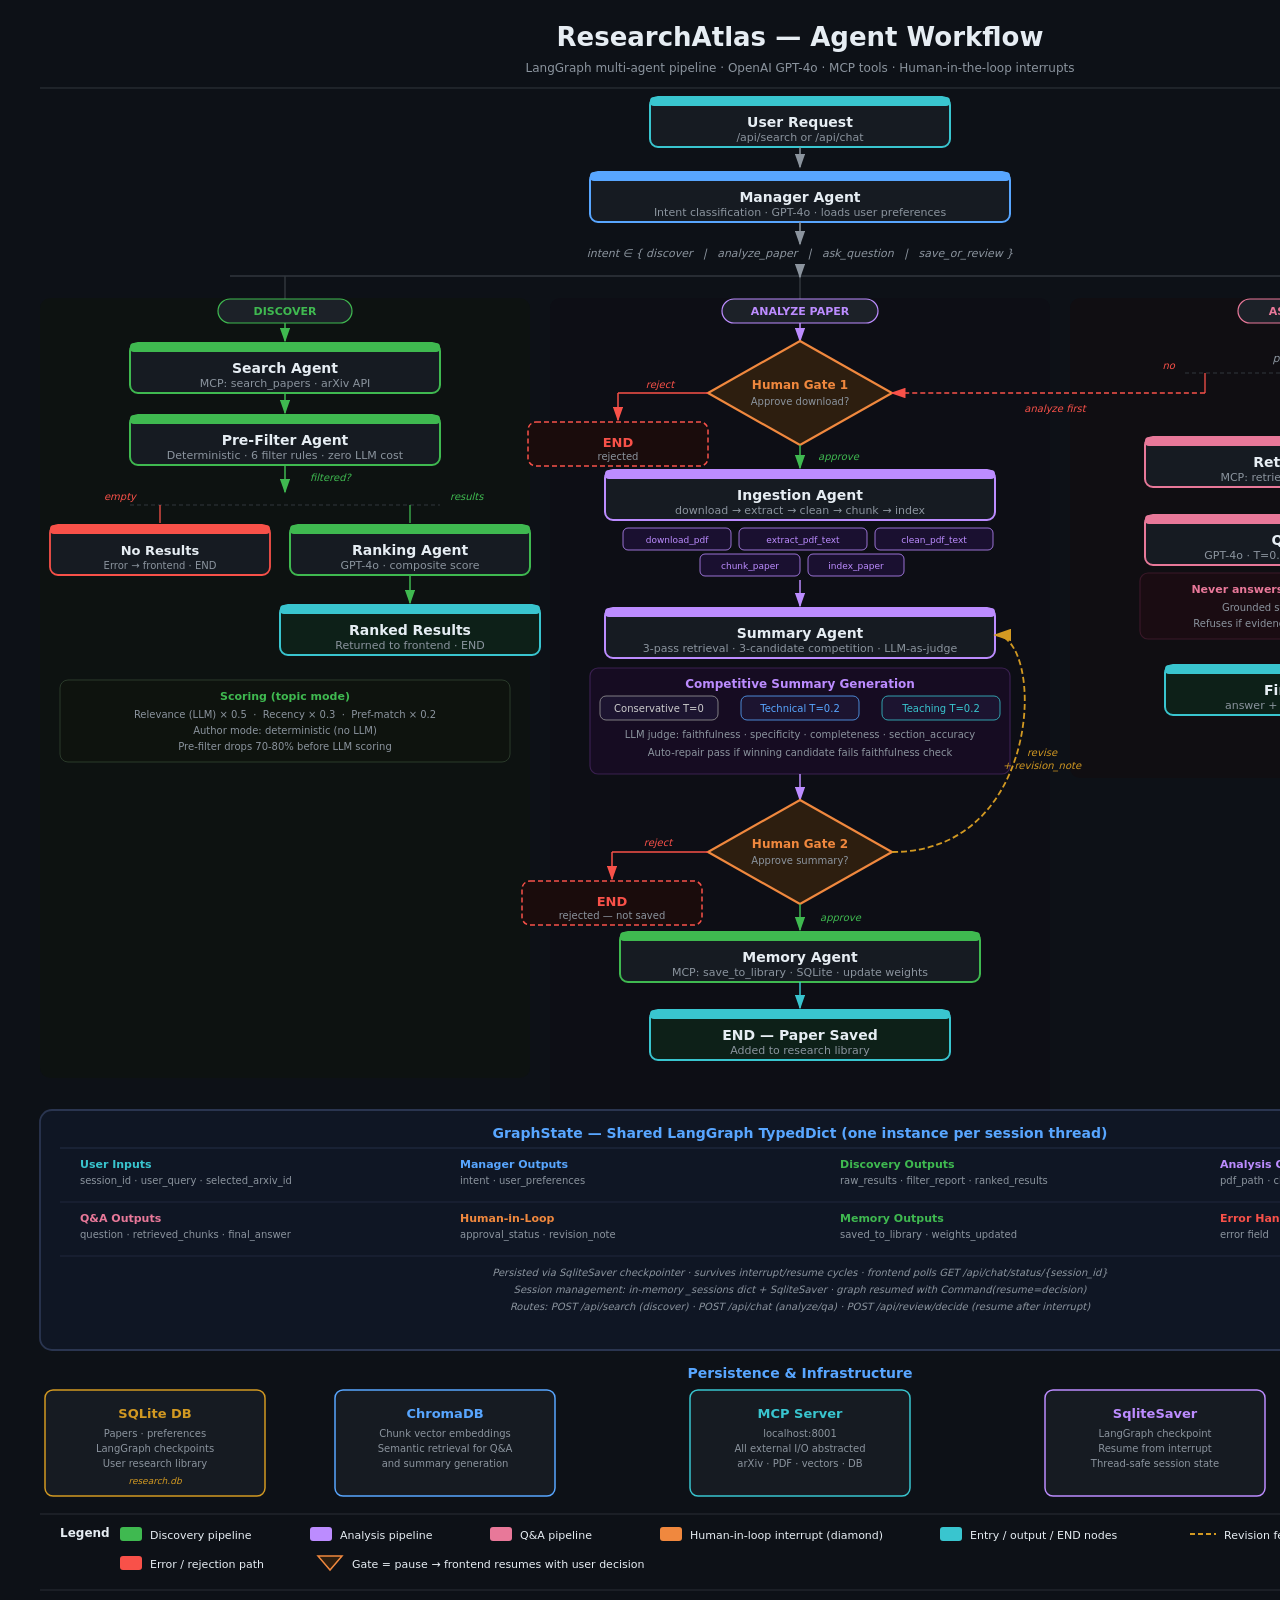
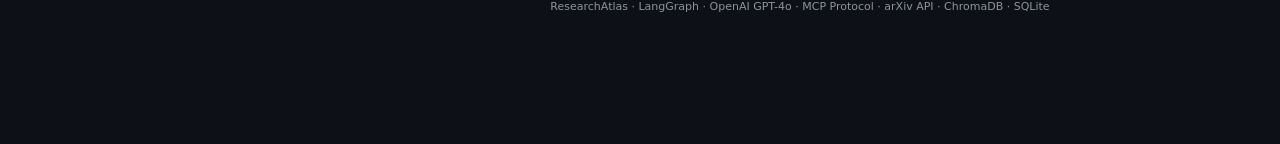
<file: researchatlas_agent_workflow.html>
<!DOCTYPE html>
<html><head><meta charset="UTF-8"><title>ResearchAtlas Agent Workflow</title>
<style>body{margin:0;padding:0;background:#0d1117;}svg text{font-family:-apple-system,BlinkMacSystemFont,"Segoe UI",system-ui,sans-serif;}</style>
</head><body>
<svg width="1600" height="1740" viewBox="0 0 1600 1740" xmlns="http://www.w3.org/2000/svg">
<defs>
  <marker id="mGray"   markerWidth="10" markerHeight="7" refX="9" refY="3.5" orient="auto"><polygon points="0 0,10 3.5,0 7" fill="#8b949e"/></marker>
  <marker id="mGreen"  markerWidth="10" markerHeight="7" refX="9" refY="3.5" orient="auto"><polygon points="0 0,10 3.5,0 7" fill="#3fb950"/></marker>
  <marker id="mPurple" markerWidth="10" markerHeight="7" refX="9" refY="3.5" orient="auto"><polygon points="0 0,10 3.5,0 7" fill="#bc8cff"/></marker>
  <marker id="mPink"   markerWidth="10" markerHeight="7" refX="9" refY="3.5" orient="auto"><polygon points="0 0,10 3.5,0 7" fill="#e87899"/></marker>
  <marker id="mTeal"   markerWidth="10" markerHeight="7" refX="9" refY="3.5" orient="auto"><polygon points="0 0,10 3.5,0 7" fill="#39c5cf"/></marker>
  <marker id="mRed"    markerWidth="10" markerHeight="7" refX="9" refY="3.5" orient="auto"><polygon points="0 0,10 3.5,0 7" fill="#f85149"/></marker>
  <marker id="mYellow" markerWidth="10" markerHeight="7" refX="9" refY="3.5" orient="auto"><polygon points="0 0,10 3.5,0 7" fill="#d29922"/></marker>
</defs>

<!-- BG -->
<rect width="1600" height="1740" fill="#0d1117"/>

<!-- LANE BACKGROUNDS -->
<rect x="40"   y="298" width="490" height="780" rx="10" fill="#0e130e" opacity="0.6"/>
<rect x="550"  y="298" width="500" height="820" rx="10" fill="#0e0c15" opacity="0.6"/>
<rect x="1070" y="298" width="490" height="480" rx="10" fill="#130c10" opacity="0.6"/>

<!-- TITLE -->
<text x="800" y="46" text-anchor="middle" font-size="26" font-weight="700" fill="#e6edf3">ResearchAtlas &#8212; Agent Workflow</text>
<text x="800" y="72" text-anchor="middle" font-size="12" fill="#8b949e">LangGraph multi-agent pipeline &#183; OpenAI GPT-4o &#183; MCP tools &#183; Human-in-the-loop interrupts</text>
<line x1="40" y1="88" x2="1560" y2="88" stroke="#30363d" stroke-width="1"/>

<!-- USER REQUEST box: cx=800 cy=122 w=300 h=50 -->
<rect x="650" y="97"  width="300" height="50" rx="8" fill="#161b22" stroke="#39c5cf" stroke-width="2"/>
<rect x="650" y="97"  width="300" height="9"  rx="4" fill="#39c5cf"/>
<text x="800" y="127" text-anchor="middle" font-size="14" font-weight="700" fill="#e6edf3">User Request</text>
<text x="800" y="141" text-anchor="middle" font-size="11" fill="#8b949e">/api/search  or  /api/chat</text>
<line x1="800" y1="147" x2="800" y2="167" stroke="#8b949e" stroke-width="1.5" marker-end="url(#mGray)"/>

<!-- MANAGER AGENT box: cx=800 cy=197 w=420 h=50 -->
<rect x="590" y="172" width="420" height="50" rx="8" fill="#161b22" stroke="#58a6ff" stroke-width="2"/>
<rect x="590" y="172" width="420" height="9"  rx="4" fill="#58a6ff"/>
<text x="800" y="202" text-anchor="middle" font-size="14" font-weight="700" fill="#e6edf3">Manager Agent</text>
<text x="800" y="216" text-anchor="middle" font-size="11" fill="#8b949e">Intent classification &#183; GPT-4o &#183; loads user preferences</text>
<line x1="800" y1="222" x2="800" y2="244" stroke="#8b949e" stroke-width="1.5" marker-end="url(#mGray)"/>

<!-- INTENT LABEL -->
<text x="800" y="257" text-anchor="middle" font-size="11" fill="#8b949e" font-style="italic">intent &#8712; { discover &#160; | &#160; analyze_paper &#160; | &#160; ask_question &#160; | &#160; save_or_review }</text>

<!-- SPLIT LINE -->
<line x1="230" y1="276" x2="1420" y2="276" stroke="#30363d" stroke-width="1.5"/>
<line x1="285" y1="276" x2="285" y2="299" stroke="#30363d" stroke-width="1.5"/>
<line x1="800" y1="276" x2="800" y2="299" stroke="#30363d" stroke-width="1.5"/>
<line x1="1315" y1="276" x2="1315" y2="299" stroke="#30363d" stroke-width="1.5"/>
<line x1="800"  y1="268" x2="800"  y2="277" stroke="#8b949e" stroke-width="1.5" marker-end="url(#mGray)"/>

<!-- ===================== DISCOVER (x=285) ===================== -->
<rect x="218" y="299" width="134" height="24" rx="12" fill="#1c2128" stroke="#3fb950" stroke-width="1.2"/>
<text x="285" y="315" text-anchor="middle" font-size="11" font-weight="700" fill="#3fb950">DISCOVER</text>
<line x1="285" y1="323" x2="285" y2="341" stroke="#3fb950" stroke-width="1.5" marker-end="url(#mGreen)"/>

<!-- Search Agent: cx=285 cy=369 w=310 h=50 -->
<rect x="130" y="343" width="310" height="50" rx="8" fill="#161b22" stroke="#3fb950" stroke-width="2"/>
<rect x="130" y="343" width="310" height="9"  rx="4" fill="#3fb950"/>
<text x="285" y="373" text-anchor="middle" font-size="14" font-weight="700" fill="#e6edf3">Search Agent</text>
<text x="285" y="387" text-anchor="middle" font-size="11" fill="#8b949e">MCP: search_papers &#183; arXiv API</text>
<line x1="285" y1="393" x2="285" y2="413" stroke="#3fb950" stroke-width="1.5" marker-end="url(#mGreen)"/>

<!-- Pre-Filter Agent: cx=285 cy=441 w=310 h=50 -->
<rect x="130" y="415" width="310" height="50" rx="8" fill="#161b22" stroke="#3fb950" stroke-width="2"/>
<rect x="130" y="415" width="310" height="9"  rx="4" fill="#3fb950"/>
<text x="285" y="445" text-anchor="middle" font-size="14" font-weight="700" fill="#e6edf3">Pre-Filter Agent</text>
<text x="285" y="459" text-anchor="middle" font-size="11" fill="#8b949e">Deterministic &#183; 6 filter rules &#183; zero LLM cost</text>
<line x1="285" y1="465" x2="285" y2="492" stroke="#3fb950" stroke-width="1.5" marker-end="url(#mGreen)"/>
<text x="310" y="481" font-size="10" fill="#3fb950" font-style="italic">filtered?</text>

<!-- Conditional split at y=505 -->
<line x1="130" y1="505" x2="440" y2="505" stroke="#30363d" stroke-width="1" stroke-dasharray="4,3"/>
<line x1="160" y1="505" x2="160" y2="523" stroke="#f85149" stroke-width="1.3"/>
<line x1="410" y1="505" x2="410" y2="523" stroke="#3fb950" stroke-width="1.3"/>
<text x="120" y="500" font-size="10" fill="#f85149" font-style="italic" text-anchor="middle">empty</text>
<text x="450" y="500" font-size="10" fill="#3fb950" font-style="italic">results</text>

<!-- No Results: cx=160 cy=551 w=220 h=50 -->
<rect x="50"  y="525" width="220" height="50" rx="8" fill="#161b22" stroke="#f85149" stroke-width="1.8"/>
<rect x="50"  y="525" width="220" height="9"  rx="4" fill="#f85149"/>
<text x="160" y="555" text-anchor="middle" font-size="13" font-weight="700" fill="#e6edf3">No Results</text>
<text x="160" y="569" text-anchor="middle" font-size="10" fill="#8b949e">Error &#8594; frontend &#183; END</text>

<!-- Ranking Agent: cx=410 cy=551 w=240 h=50 -->
<rect x="290" y="525" width="240" height="50" rx="8" fill="#161b22" stroke="#3fb950" stroke-width="2"/>
<rect x="290" y="525" width="240" height="9"  rx="4" fill="#3fb950"/>
<text x="410" y="555" text-anchor="middle" font-size="14" font-weight="700" fill="#e6edf3">Ranking Agent</text>
<text x="410" y="569" text-anchor="middle" font-size="11" fill="#8b949e">GPT-4o &#183; composite score</text>
<line x1="410" y1="575" x2="410" y2="603" stroke="#3fb950" stroke-width="1.5" marker-end="url(#mGreen)"/>

<!-- Ranked Results: cx=410 cy=631 w=260 h=50 -->
<rect x="280" y="605" width="260" height="50" rx="8" fill="#0d2018" stroke="#39c5cf" stroke-width="2"/>
<rect x="280" y="605" width="260" height="9"  rx="4" fill="#39c5cf"/>
<text x="410" y="635" text-anchor="middle" font-size="14" font-weight="700" fill="#e6edf3">Ranked Results</text>
<text x="410" y="649" text-anchor="middle" font-size="11" fill="#8b949e">Returned to frontend &#183; END</text>

<!-- Scoring detail box -->
<rect x="60" y="680" width="450" height="82" rx="8" fill="#0e130e" stroke="#2a3a2a" stroke-width="1"/>
<text x="285" y="700" text-anchor="middle" font-size="11" font-weight="700" fill="#3fb950">Scoring (topic mode)</text>
<text x="285" y="718" text-anchor="middle" font-size="10" fill="#8b949e">Relevance (LLM) &#215; 0.5 &#160;&#183;&#160; Recency &#215; 0.3 &#160;&#183;&#160; Pref-match &#215; 0.2</text>
<text x="285" y="734" text-anchor="middle" font-size="10" fill="#8b949e">Author mode: deterministic (no LLM)</text>
<text x="285" y="750" text-anchor="middle" font-size="10" fill="#8b949e">Pre-filter drops 70-80% before LLM scoring</text>

<!-- ===================== ANALYZE (x=800) ===================== -->
<rect x="722" y="299" width="156" height="24" rx="12" fill="#1c2128" stroke="#bc8cff" stroke-width="1.2"/>
<text x="800" y="315" text-anchor="middle" font-size="11" font-weight="700" fill="#bc8cff">ANALYZE PAPER</text>
<line x1="800" y1="323" x2="800" y2="341" stroke="#bc8cff" stroke-width="1.5" marker-end="url(#mPurple)"/>

<!-- Human Gate 1 DIAMOND: cx=800 cy=393 hw=92 hh=52 -->
<polygon points="800,341 892,393 800,445 708,393" fill="#2d1e0f" stroke="#f0883e" stroke-width="2.2"/>
<text x="800" y="389" text-anchor="middle" font-size="12" font-weight="700" fill="#f0883e">Human Gate 1</text>
<text x="800" y="405" text-anchor="middle" font-size="10" fill="#8b949e">Approve download?</text>

<!-- Gate1 REJECT path: left(708,393) -> END -->
<line x1="708" y1="393" x2="618" y2="393" stroke="#f85149" stroke-width="1.5"/>
<line x1="618" y1="393" x2="618" y2="420" stroke="#f85149" stroke-width="1.5" marker-end="url(#mRed)"/>
<text x="660"  y="388" text-anchor="middle" font-size="10" fill="#f85149" font-style="italic">reject</text>
<rect x="528" y="422" width="180" height="44" rx="8" fill="#1a0c0c" stroke="#f85149" stroke-width="1.5" stroke-dasharray="5,3"/>
<text x="618" y="447" text-anchor="middle" font-size="13" font-weight="700" fill="#f85149">END</text>
<text x="618" y="460" text-anchor="middle" font-size="10" fill="#8b949e">rejected</text>

<!-- Gate1 APPROVE path: bottom(800,445) -> Ingestion -->
<line x1="800" y1="445" x2="800" y2="468" stroke="#3fb950" stroke-width="1.5" marker-end="url(#mGreen)"/>
<text x="818"  y="460" font-size="10" fill="#3fb950" font-style="italic">approve</text>

<!-- Ingestion Agent: cx=800 cy=497 w=390 h=50 -->
<rect x="605" y="470" width="390" height="50" rx="8" fill="#161b22" stroke="#bc8cff" stroke-width="2"/>
<rect x="605" y="470" width="390" height="9"  rx="4" fill="#bc8cff"/>
<text x="800" y="500" text-anchor="middle" font-size="14" font-weight="700" fill="#e6edf3">Ingestion Agent</text>
<text x="800" y="514" text-anchor="middle" font-size="11" fill="#8b949e">download &#8594; extract &#8594; clean &#8594; chunk &#8594; index</text>

<!-- MCP chip row 1 (3 chips) -->
<rect x="623" y="528" width="108" height="22" rx="5" fill="#1a1030" stroke="#bc8cff" stroke-width="0.8"/><text x="677" y="543" text-anchor="middle" font-size="9" fill="#bc8cff">download_pdf</text>
<rect x="739" y="528" width="128" height="22" rx="5" fill="#1a1030" stroke="#bc8cff" stroke-width="0.8"/><text x="803" y="543" text-anchor="middle" font-size="9" fill="#bc8cff">extract_pdf_text</text>
<rect x="875" y="528" width="118" height="22" rx="5" fill="#1a1030" stroke="#bc8cff" stroke-width="0.8"/><text x="934" y="543" text-anchor="middle" font-size="9" fill="#bc8cff">clean_pdf_text</text>
<!-- MCP chip row 2 (2 chips) -->
<rect x="700" y="554" width="100" height="22" rx="5" fill="#1a1030" stroke="#bc8cff" stroke-width="0.8"/><text x="750" y="569" text-anchor="middle" font-size="9" fill="#bc8cff">chunk_paper</text>
<rect x="808" y="554" width="96"  height="22" rx="5" fill="#1a1030" stroke="#bc8cff" stroke-width="0.8"/><text x="856" y="569" text-anchor="middle" font-size="9" fill="#bc8cff">index_paper</text>
<line x1="800" y1="580" x2="800" y2="606" stroke="#bc8cff" stroke-width="1.5" marker-end="url(#mPurple)"/>

<!-- Summary Agent: cx=800 cy=635 w=390 h=50 -->
<rect x="605" y="608" width="390" height="50" rx="8" fill="#161b22" stroke="#bc8cff" stroke-width="2"/>
<rect x="605" y="608" width="390" height="9"  rx="4" fill="#bc8cff"/>
<text x="800" y="638" text-anchor="middle" font-size="14" font-weight="700" fill="#e6edf3">Summary Agent</text>
<text x="800" y="652" text-anchor="middle" font-size="11" fill="#8b949e">3-pass retrieval &#183; 3-candidate competition &#183; LLM-as-judge</text>

<!-- Competition detail box -->
<rect x="590" y="668" width="420" height="106" rx="8" fill="#160c22" stroke="#3a2050" stroke-width="1.2"/>
<text x="800" y="688" text-anchor="middle" font-size="12" font-weight="700" fill="#bc8cff">Competitive Summary Generation</text>
<rect x="600" y="696" width="118" height="24" rx="6" fill="#1c1430" stroke="#9a9a9a" stroke-width="0.8"/><text x="659" y="712" text-anchor="middle" font-size="10" fill="#cccccc">Conservative T=0</text>
<rect x="741" y="696" width="118" height="24" rx="6" fill="#1c1430" stroke="#58a6ff" stroke-width="0.8"/><text x="800" y="712" text-anchor="middle" font-size="10" fill="#58a6ff">Technical T=0.2</text>
<rect x="882" y="696" width="118" height="24" rx="6" fill="#1c1430" stroke="#39c5cf" stroke-width="0.8"/><text x="941" y="712" text-anchor="middle" font-size="10" fill="#39c5cf">Teaching T=0.2</text>
<text x="800" y="738" text-anchor="middle" font-size="10" fill="#8b949e">LLM judge: faithfulness &#183; specificity &#183; completeness &#183; section_accuracy</text>
<text x="800" y="756" text-anchor="middle" font-size="10" fill="#8b949e">Auto-repair pass if winning candidate fails faithfulness check</text>
<line x1="800" y1="774" x2="800" y2="800" stroke="#bc8cff" stroke-width="1.5" marker-end="url(#mPurple)"/>

<!-- Human Gate 2 DIAMOND: cx=800 cy=852 hw=92 hh=52 -->
<polygon points="800,800 892,852 800,904 708,852" fill="#2d1e0f" stroke="#f0883e" stroke-width="2.2"/>
<text x="800" y="848" text-anchor="middle" font-size="12" font-weight="700" fill="#f0883e">Human Gate 2</text>
<text x="800" y="864" text-anchor="middle" font-size="10" fill="#8b949e">Approve summary?</text>

<!-- Gate2 REJECT: left(708,852) -> END -->
<line x1="708" y1="852" x2="612" y2="852" stroke="#f85149" stroke-width="1.5"/>
<line x1="612" y1="852" x2="612" y2="879" stroke="#f85149" stroke-width="1.5" marker-end="url(#mRed)"/>
<text x="658"  y="846" text-anchor="middle" font-size="10" fill="#f85149" font-style="italic">reject</text>
<rect x="522" y="881" width="180" height="44" rx="8" fill="#1a0c0c" stroke="#f85149" stroke-width="1.5" stroke-dasharray="5,3"/>
<text x="612" y="906" text-anchor="middle" font-size="13" font-weight="700" fill="#f85149">END</text>
<text x="612" y="919" text-anchor="middle" font-size="10" fill="#8b949e">rejected — not saved</text>

<!-- Gate2 REVISE: right(892,852) curved back to Summary Agent right edge -->
<path d="M 892,852 C 1045,852 1045,635 995,635" fill="none" stroke="#d29922" stroke-width="1.8" stroke-dasharray="6,3" marker-end="url(#mYellow)"/>
<text x="1042" y="756" font-size="10" fill="#d29922" font-style="italic" text-anchor="middle">revise</text>
<text x="1042" y="769" font-size="10" fill="#d29922" font-style="italic" text-anchor="middle">+ revision_note</text>

<!-- Gate2 APPROVE: bottom(800,904) -> Memory -->
<line x1="800" y1="904" x2="800" y2="930" stroke="#3fb950" stroke-width="1.5" marker-end="url(#mGreen)"/>
<text x="820"  y="921" font-size="10" fill="#3fb950" font-style="italic">approve</text>

<!-- Memory Agent: cx=800 cy=959 w=360 h=50 -->
<rect x="620" y="932" width="360" height="50" rx="8" fill="#161b22" stroke="#3fb950" stroke-width="2"/>
<rect x="620" y="932" width="360" height="9"  rx="4" fill="#3fb950"/>
<text x="800" y="962" text-anchor="middle" font-size="14" font-weight="700" fill="#e6edf3">Memory Agent</text>
<text x="800" y="976" text-anchor="middle" font-size="11" fill="#8b949e">MCP: save_to_library &#183; SQLite &#183; update weights</text>
<line x1="800" y1="982" x2="800" y2="1008" stroke="#39c5cf" stroke-width="1.5" marker-end="url(#mTeal)"/>

<!-- END Saved: cx=800 cy=1037 w=300 h=50 -->
<rect x="650" y="1010" width="300" height="50" rx="8" fill="#0d2018" stroke="#39c5cf" stroke-width="2"/>
<rect x="650" y="1010" width="300" height="9"  rx="4" fill="#39c5cf"/>
<text x="800" y="1040" text-anchor="middle" font-size="14" font-weight="700" fill="#e6edf3">END &#8212; Paper Saved</text>
<text x="800" y="1054" text-anchor="middle" font-size="11" fill="#8b949e">Added to research library</text>

<!-- ===================== QA BRANCH (x=1315) ===================== -->
<rect x="1238" y="299" width="154" height="24" rx="12" fill="#1c2128" stroke="#e87899" stroke-width="1.2"/>
<text x="1315" y="315" text-anchor="middle" font-size="11" font-weight="700" fill="#e87899">ASK QUESTION</text>
<line x1="1315" y1="323" x2="1315" y2="349" stroke="#e87899" stroke-width="1.5" marker-end="url(#mPink)"/>

<!-- "paper indexed?" text + split -->
<text x="1315" y="362" text-anchor="middle" font-size="11" fill="#8b949e" font-style="italic">paper indexed?</text>
<line x1="1185" y1="373" x2="1445" y2="373" stroke="#30363d" stroke-width="1" stroke-dasharray="4,3"/>
<line x1="1205" y1="373" x2="1205" y2="393" stroke="#f85149" stroke-width="1.3"/>
<line x1="1425" y1="373" x2="1425" y2="393" stroke="#3fb950" stroke-width="1.3"/>
<text x="1175" y="369" font-size="10" fill="#f85149" font-style="italic" text-anchor="end">no</text>
<text x="1448" y="369" font-size="10" fill="#3fb950" font-style="italic">yes</text>

<!-- NO path: curved arrow left to Human Gate 1 right vertex(892,393) -->
<path d="M 1205,393 C 1100,393 1000,393 892,393" fill="none" stroke="#f85149" stroke-width="1.5" stroke-dasharray="5,3" marker-end="url(#mRed)"/>
<text x="1055" y="412" text-anchor="middle" font-size="10" fill="#f85149" font-style="italic">analyze first</text>

<!-- YES path: (1425,393) -> down -> center -> Retrieval Agent -->
<line x1="1425" y1="393" x2="1425" y2="415" stroke="#3fb950" stroke-width="1.3"/>
<line x1="1315" y1="415" x2="1425" y2="415" stroke="#3fb950" stroke-width="1.3"/>
<line x1="1315" y1="415" x2="1315" y2="435" stroke="#3fb950" stroke-width="1.5" marker-end="url(#mGreen)"/>

<!-- Retrieval Agent: cx=1315 cy=464 w=340 h=50 -->
<rect x="1145" y="437" width="340" height="50" rx="8" fill="#161b22" stroke="#e87899" stroke-width="2"/>
<rect x="1145" y="437" width="340" height="9"  rx="4" fill="#e87899"/>
<text x="1315" y="467" text-anchor="middle" font-size="14" font-weight="700" fill="#e6edf3">Retrieval Agent</text>
<text x="1315" y="481" text-anchor="middle" font-size="11" fill="#8b949e">MCP: retrieve_paper_chunks &#183; k=5</text>
<line x1="1315" y1="487" x2="1315" y2="513" stroke="#e87899" stroke-width="1.5" marker-end="url(#mPink)"/>

<!-- QA Agent: cx=1315 cy=541 w=340 h=50 -->
<rect x="1145" y="515" width="340" height="50" rx="8" fill="#161b22" stroke="#e87899" stroke-width="2"/>
<rect x="1145" y="515" width="340" height="9"  rx="4" fill="#e87899"/>
<text x="1315" y="545" text-anchor="middle" font-size="14" font-weight="700" fill="#e6edf3">Q&amp;A Agent</text>
<text x="1315" y="559" text-anchor="middle" font-size="11" fill="#8b949e">GPT-4o &#183; T=0.1 &#183; context-only grounding</text>

<!-- QA constraint box -->
<rect x="1140" y="573" width="350" height="66" rx="8" fill="#1a0c12" stroke="#3a1828" stroke-width="1.2"/>
<text x="1315" y="593" text-anchor="middle" font-size="11" font-weight="700" fill="#e87899">Never answers from general knowledge</text>
<text x="1315" y="611" text-anchor="middle" font-size="10" fill="#8b949e">Grounded strictly in retrieved chunks</text>
<text x="1315" y="627" text-anchor="middle" font-size="10" fill="#8b949e">Refuses if evidence absent &#183; cites section names</text>
<line x1="1315" y1="639" x2="1315" y2="663" stroke="#39c5cf" stroke-width="1.5" marker-end="url(#mTeal)"/>

<!-- Final Answer: cx=1315 cy=692 w=300 h=50 -->
<rect x="1165" y="665" width="300" height="50" rx="8" fill="#0d2018" stroke="#39c5cf" stroke-width="2"/>
<rect x="1165" y="665" width="300" height="9"  rx="4" fill="#39c5cf"/>
<text x="1315" y="695" text-anchor="middle" font-size="14" font-weight="700" fill="#e6edf3">Final Answer</text>
<text x="1315" y="709" text-anchor="middle" font-size="11" fill="#8b949e">answer + section citations &#183; END</text>

<!-- ===================== GRAPHSTATE BOX ===================== -->
<rect x="40" y="1110" width="1520" height="240" rx="12" fill="#0f1624" stroke="#2a3550" stroke-width="1.8"/>
<text x="800" y="1138" text-anchor="middle" font-size="14" font-weight="700" fill="#58a6ff">GraphState &#8212; Shared LangGraph TypedDict (one instance per session thread)</text>
<line x1="60" y1="1148" x2="1540" y2="1148" stroke="#2a3550" stroke-width="0.8"/>

<!-- Row 1 of state fields -->
<text x="80"   y="1168" font-size="11" font-weight="700" fill="#39c5cf">User Inputs</text>
<text x="80"   y="1184" font-size="10" fill="#8b949e">session_id &#183; user_query &#183; selected_arxiv_id</text>
<text x="460"  y="1168" font-size="11" font-weight="700" fill="#58a6ff">Manager Outputs</text>
<text x="460"  y="1184" font-size="10" fill="#8b949e">intent &#183; user_preferences</text>
<text x="840"  y="1168" font-size="11" font-weight="700" fill="#3fb950">Discovery Outputs</text>
<text x="840"  y="1184" font-size="10" fill="#8b949e">raw_results &#183; filter_report &#183; ranked_results</text>
<text x="1220" y="1168" font-size="11" font-weight="700" fill="#bc8cff">Analysis Outputs</text>
<text x="1220" y="1184" font-size="10" fill="#8b949e">pdf_path &#183; chunks &#183; draft_summary &#183; evaluation</text>

<line x1="60" y1="1202" x2="1540" y2="1202" stroke="#2a3550" stroke-width="0.6"/>

<!-- Row 2 of state fields -->
<text x="80"   y="1222" font-size="11" font-weight="700" fill="#e87899">Q&amp;A Outputs</text>
<text x="80"   y="1238" font-size="10" fill="#8b949e">question &#183; retrieved_chunks &#183; final_answer</text>
<text x="460"  y="1222" font-size="11" font-weight="700" fill="#f0883e">Human-in-Loop</text>
<text x="460"  y="1238" font-size="10" fill="#8b949e">approval_status &#183; revision_note</text>
<text x="840"  y="1222" font-size="11" font-weight="700" fill="#3fb950">Memory Outputs</text>
<text x="840"  y="1238" font-size="10" fill="#8b949e">saved_to_library &#183; weights_updated</text>
<text x="1220" y="1222" font-size="11" font-weight="700" fill="#f85149">Error Handling</text>
<text x="1220" y="1238" font-size="10" fill="#8b949e">error field</text>

<line x1="60" y1="1256" x2="1540" y2="1256" stroke="#2a3550" stroke-width="0.6"/>
<text x="800" y="1276" text-anchor="middle" font-size="10" fill="#8b949e" font-style="italic">Persisted via SqliteSaver checkpointer &#183; survives interrupt/resume cycles &#183; frontend polls GET /api/chat/status/{session_id}</text>
<text x="800" y="1293" text-anchor="middle" font-size="10" fill="#8b949e" font-style="italic">Session management: in-memory _sessions dict + SqliteSaver &#183; graph resumed with Command(resume=decision)</text>
<text x="800" y="1310" text-anchor="middle" font-size="10" fill="#8b949e" font-style="italic">Routes: POST /api/search (discover) &#183; POST /api/chat (analyze/qa) &#183; POST /api/review/decide (resume after interrupt)</text>

<!-- ===================== INFRASTRUCTURE ===================== -->
<text x="800" y="1378" text-anchor="middle" font-size="14" font-weight="700" fill="#58a6ff">Persistence &amp; Infrastructure</text>

<!-- SQLite: cx=155 -->
<rect x="45"   y="1390" width="220" height="106" rx="8" fill="#161b22" stroke="#d29922" stroke-width="1.5"/>
<text x="155"  y="1418" text-anchor="middle" font-size="13" font-weight="700" fill="#d29922">SQLite DB</text>
<text x="155"  y="1437" text-anchor="middle" font-size="10" fill="#8b949e">Papers &#183; preferences</text>
<text x="155"  y="1452" text-anchor="middle" font-size="10" fill="#8b949e">LangGraph checkpoints</text>
<text x="155"  y="1467" text-anchor="middle" font-size="10" fill="#8b949e">User research library</text>
<text x="155"  y="1484" text-anchor="middle" font-size="9"  fill="#d29922" font-style="italic">research.db</text>

<!-- ChromaDB: cx=445 -->
<rect x="335"  y="1390" width="220" height="106" rx="8" fill="#161b22" stroke="#58a6ff" stroke-width="1.5"/>
<text x="445"  y="1418" text-anchor="middle" font-size="13" font-weight="700" fill="#58a6ff">ChromaDB</text>
<text x="445"  y="1437" text-anchor="middle" font-size="10" fill="#8b949e">Chunk vector embeddings</text>
<text x="445"  y="1452" text-anchor="middle" font-size="10" fill="#8b949e">Semantic retrieval for Q&amp;A</text>
<text x="445"  y="1467" text-anchor="middle" font-size="10" fill="#8b949e">and summary generation</text>

<!-- MCP Server: cx=800 -->
<rect x="690"  y="1390" width="220" height="106" rx="8" fill="#161b22" stroke="#39c5cf" stroke-width="1.5"/>
<text x="800"  y="1418" text-anchor="middle" font-size="13" font-weight="700" fill="#39c5cf">MCP Server</text>
<text x="800"  y="1437" text-anchor="middle" font-size="10" fill="#8b949e">localhost:8001</text>
<text x="800"  y="1452" text-anchor="middle" font-size="10" fill="#8b949e">All external I/O abstracted</text>
<text x="800"  y="1467" text-anchor="middle" font-size="10" fill="#8b949e">arXiv &#183; PDF &#183; vectors &#183; DB</text>

<!-- SqliteSaver: cx=1155 -->
<rect x="1045" y="1390" width="220" height="106" rx="8" fill="#161b22" stroke="#bc8cff" stroke-width="1.5"/>
<text x="1155" y="1418" text-anchor="middle" font-size="13" font-weight="700" fill="#bc8cff">SqliteSaver</text>
<text x="1155" y="1437" text-anchor="middle" font-size="10" fill="#8b949e">LangGraph checkpoint</text>
<text x="1155" y="1452" text-anchor="middle" font-size="10" fill="#8b949e">Resume from interrupt</text>
<text x="1155" y="1467" text-anchor="middle" font-size="10" fill="#8b949e">Thread-safe session state</text>

<!-- PDF Store: cx=1445 -->
<rect x="1335" y="1390" width="220" height="106" rx="8" fill="#161b22" stroke="#e3693c" stroke-width="1.5"/>
<text x="1445" y="1418" text-anchor="middle" font-size="13" font-weight="700" fill="#e3693c">PDF Store</text>
<text x="1445" y="1437" text-anchor="middle" font-size="10" fill="#8b949e">Downloaded papers</text>
<text x="1445" y="1452" text-anchor="middle" font-size="10" fill="#8b949e">Local filesystem</text>
<text x="1445" y="1467" text-anchor="middle" font-size="10" fill="#8b949e">Indexed text cache</text>

<!-- ===================== LEGEND ===================== -->
<line x1="40" y1="1514" x2="1560" y2="1514" stroke="#30363d" stroke-width="0.8"/>
<text x="60"  y="1537" font-size="12" font-weight="700" fill="#e6edf3">Legend</text>

<rect x="120"  y="1527" width="22" height="14" rx="3" fill="#3fb950"/>
<text x="150"  y="1539" font-size="11" fill="#e6edf3">Discovery pipeline</text>
<rect x="310"  y="1527" width="22" height="14" rx="3" fill="#bc8cff"/>
<text x="340"  y="1539" font-size="11" fill="#e6edf3">Analysis pipeline</text>
<rect x="490"  y="1527" width="22" height="14" rx="3" fill="#e87899"/>
<text x="520"  y="1539" font-size="11" fill="#e6edf3">Q&amp;A pipeline</text>
<rect x="660"  y="1527" width="22" height="14" rx="3" fill="#f0883e"/>
<text x="690"  y="1539" font-size="11" fill="#e6edf3">Human-in-loop interrupt (diamond)</text>
<rect x="940"  y="1527" width="22" height="14" rx="3" fill="#39c5cf"/>
<text x="970"  y="1539" font-size="11" fill="#e6edf3">Entry / output / END nodes</text>
<line x1="1190" y1="1534" x2="1216" y2="1534" stroke="#d29922" stroke-width="2" stroke-dasharray="5,3"/>
<text x="1224" y="1539" font-size="11" fill="#e6edf3">Revision feedback loop</text>

<!-- Row 2 -->
<rect x="120"  y="1556" width="22" height="14" rx="3" fill="#f85149"/>
<text x="150"  y="1568" font-size="11" fill="#e6edf3">Error / rejection path</text>
<polygon points="330,1570 318,1556 342,1556" fill="#2d1e0f" stroke="#f0883e" stroke-width="1.5"/>
<text x="352"  y="1568" font-size="11" fill="#e6edf3">Gate = pause &#8594; frontend resumes with user decision</text>

<line x1="40"  y1="1590" x2="1560" y2="1590" stroke="#30363d" stroke-width="0.8"/>
<text x="800"  y="1610" text-anchor="middle" font-size="11" fill="#8b949e">ResearchAtlas &#183; LangGraph &#183; OpenAI GPT-4o &#183; MCP Protocol &#183; arXiv API &#183; ChromaDB &#183; SQLite</text>
</svg></body></html>
</file>
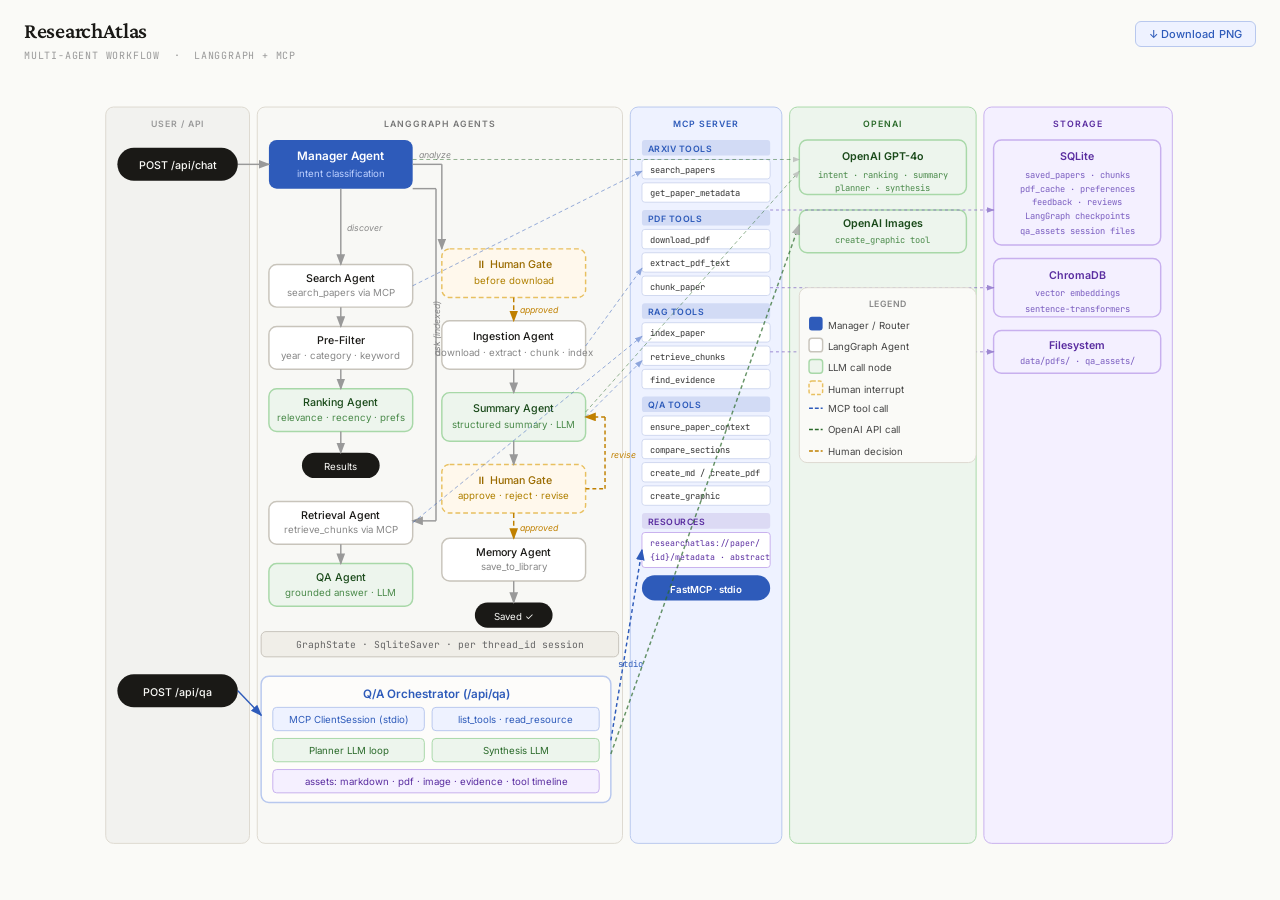
<file: frontend/workflow_diagram.html>
<!DOCTYPE html>
<html lang="en">
<head>
<meta charset="UTF-8">
<meta name="viewport" content="width=device-width, initial-scale=1.0">
<title>ResearchAtlas — Multi-Agent Workflow</title>
<link rel="preconnect" href="https://fonts.googleapis.com">
<link href="https://fonts.googleapis.com/css2?family=Crimson+Pro:wght@400;600&family=Inter:wght@400;500;600&family=JetBrains+Mono:wght@400&display=swap" rel="stylesheet">
<style>
  * { box-sizing: border-box; margin: 0; padding: 0; }
  html, body {
    height: 100%;
  }
  body {
    background: #FAFAF7;
    font-family: 'Inter', sans-serif;
    padding: 18px 24px 10px;
    display: flex;
    flex-direction: column;
    height: 100vh;
  }
  h1 {
    font-family: 'Crimson Pro', Georgia, serif;
    font-size: 22px;
    font-weight: 600;
    color: #1A1916;
    margin-bottom: 2px;
    letter-spacing: -0.3px;
    flex-shrink: 0;
  }
  .subtitle {
    font-family: 'JetBrains Mono', monospace;
    font-size: 10px;
    color: #999;
    letter-spacing: 0.8px;
    text-transform: uppercase;
    margin-bottom: 12px;
    flex-shrink: 0;
  }
  .header-row {
    display: flex;
    align-items: baseline;
    justify-content: space-between;
    margin-bottom: 2px;
  }
  .dl-btn {
    font-family: 'Inter', sans-serif;
    font-size: 11px;
    font-weight: 500;
    color: #2E5BBA;
    background: #EEF2FF;
    border: 1px solid #B8C8EE;
    border-radius: 6px;
    padding: 5px 13px;
    cursor: pointer;
    letter-spacing: 0.1px;
    transition: background 0.15s, border-color 0.15s;
    flex-shrink: 0;
  }
  .dl-btn:hover { background: #D8E4FF; border-color: #2E5BBA; }
  .svg-wrap {
    flex: 1;
    min-height: 0;
    overflow: hidden;
  }
  .svg-wrap svg {
    width: 100%;
    height: 100%;
    display: block;
  }
</style>
</head>
<body>

<div class="header-row">
  <h1>ResearchAtlas</h1>
  <button class="dl-btn" id="dl-btn">↓ Download PNG</button>
</div>
<p class="subtitle">Multi-Agent Workflow &nbsp;·&nbsp; LangGraph + MCP</p>

<div class="svg-wrap">
<svg viewBox="0 0 1120 840" xmlns="http://www.w3.org/2000/svg"
     preserveAspectRatio="xMidYMid meet"
     style="font-family:'Inter',sans-serif;">

  <defs>
    <marker id="arr"      markerWidth="8" markerHeight="8" refX="7" refY="3" orient="auto"><path d="M0,0 L0,6 L8,3 z" fill="#999" /></marker>
    <marker id="arr-blue" markerWidth="8" markerHeight="8" refX="7" refY="3" orient="auto"><path d="M0,0 L0,6 L8,3 z" fill="#2E5BBA"/></marker>
    <marker id="arr-amb"  markerWidth="8" markerHeight="8" refX="7" refY="3" orient="auto"><path d="M0,0 L0,6 L8,3 z" fill="#C08000"/></marker>
    <marker id="arr-pur"  markerWidth="8" markerHeight="8" refX="7" refY="3" orient="auto"><path d="M0,0 L0,6 L8,3 z" fill="#7A5DC0"/></marker>
  </defs>

  <!-- ═══ SWIMLANE BACKGROUNDS ═══ -->
  <rect x="10"   y="34" width="148" height="758" rx="8" fill="#F2F2EF" stroke="#DDD9D0" stroke-width="1"/>
  <rect x="166"  y="34" width="376" height="758" rx="8" fill="#F8F8F5" stroke="#DDD9D0" stroke-width="1"/>
  <rect x="550"  y="34" width="156" height="758" rx="8" fill="#EEF2FF" stroke="#B8C8EE" stroke-width="1"/>
  <rect x="714"  y="34" width="192" height="758" rx="8" fill="#EDF5ED" stroke="#A8D8A8" stroke-width="1"/>
  <rect x="914"  y="34" width="194" height="758" rx="8" fill="#F4F0FF" stroke="#C8B0EE" stroke-width="1"/>

  <!-- Lane headers -->
  <text x="84"  y="55" text-anchor="middle" font-size="9" font-weight="600" fill="#999" letter-spacing="1" font-family="Inter">USER / API</text>
  <text x="354" y="55" text-anchor="middle" font-size="9" font-weight="600" fill="#777" letter-spacing="1" font-family="Inter">LANGGRAPH AGENTS</text>
  <text x="628" y="55" text-anchor="middle" font-size="9" font-weight="600" fill="#2E5BBA" letter-spacing="1" font-family="Inter">MCP SERVER</text>
  <text x="810" y="55" text-anchor="middle" font-size="9" font-weight="600" fill="#2A6A2A" letter-spacing="1" font-family="Inter">OPENAI</text>
  <text x="1011" y="55" text-anchor="middle" font-size="9" font-weight="600" fill="#5A2DA0" letter-spacing="1" font-family="Inter">STORAGE</text>

  <!-- ═══ USER / API NODES ═══ -->
  <!-- POST /api/chat -->
  <rect x="22" y="76" width="124" height="34" rx="17" fill="#1A1916"/>
  <text x="84" y="98" text-anchor="middle" font-size="11" font-weight="500" fill="#FAFAF7">POST /api/chat</text>

  <!-- POST /api/qa -->
  <rect x="22" y="618" width="124" height="34" rx="17" fill="#1A1916"/>
  <text x="84" y="640" text-anchor="middle" font-size="11" font-weight="500" fill="#FAFAF7">POST /api/qa</text>

  <!-- ═══ MANAGER ═══ -->
  <rect x="178" y="68" width="148" height="50" rx="8" fill="#2E5BBA"/>
  <text x="252" y="89" text-anchor="middle" font-size="12" font-weight="600" fill="#fff">Manager Agent</text>
  <text x="252" y="106" text-anchor="middle" font-size="10" fill="#BDD0FF">intent classification</text>

  <!-- ═══ DISCOVER BRANCH ═══ -->
  <rect x="178" y="196" width="148" height="44" rx="8" fill="#fff" stroke="#C8C4BB" stroke-width="1.5"/>
  <text x="252" y="214" text-anchor="middle" font-size="11" font-weight="500" fill="#1A1916">Search Agent</text>
  <text x="252" y="229" text-anchor="middle" font-size="10" fill="#888">search_papers via MCP</text>

  <rect x="178" y="260" width="148" height="44" rx="8" fill="#fff" stroke="#C8C4BB" stroke-width="1.5"/>
  <text x="252" y="278" text-anchor="middle" font-size="11" font-weight="500" fill="#1A1916">Pre-Filter</text>
  <text x="252" y="293" text-anchor="middle" font-size="10" fill="#888">year · category · keyword</text>

  <rect x="178" y="324" width="148" height="44" rx="8" fill="#EDF5ED" stroke="#A8D8A8" stroke-width="1.5"/>
  <text x="252" y="342" text-anchor="middle" font-size="11" font-weight="500" fill="#1A4A1A">Ranking Agent</text>
  <text x="252" y="357" text-anchor="middle" font-size="10" fill="#4A8A4A">relevance · recency · prefs</text>

  <rect x="212" y="390" width="80" height="26" rx="13" fill="#1A1916"/>
  <text x="252" y="408" text-anchor="middle" font-size="10" fill="#FAFAF7">Results</text>

  <!-- ═══ ANALYZE BRANCH ═══ -->
  <!-- Human Gate 1 -->
  <rect x="356" y="180" width="148" height="50" rx="8" fill="#FFF8EC" stroke="#E8C060" stroke-width="1.5" stroke-dasharray="5,3"/>
  <text x="430" y="200" text-anchor="middle" font-size="11" font-weight="500" fill="#9A6B00">⏸ Human Gate</text>
  <text x="430" y="216" text-anchor="middle" font-size="10" fill="#B08000">before download</text>

  <rect x="356" y="254" width="148" height="50" rx="8" fill="#fff" stroke="#C8C4BB" stroke-width="1.5"/>
  <text x="430" y="274" text-anchor="middle" font-size="11" font-weight="500" fill="#1A1916">Ingestion Agent</text>
  <text x="430" y="290" text-anchor="middle" font-size="10" fill="#888">download · extract · chunk · index</text>

  <rect x="356" y="328" width="148" height="50" rx="8" fill="#EDF5ED" stroke="#A8D8A8" stroke-width="1.5"/>
  <text x="430" y="348" text-anchor="middle" font-size="11" font-weight="500" fill="#1A4A1A">Summary Agent</text>
  <text x="430" y="364" text-anchor="middle" font-size="10" fill="#4A8A4A">structured summary · LLM</text>

  <!-- Human Gate 2 -->
  <rect x="356" y="402" width="148" height="50" rx="8" fill="#FFF8EC" stroke="#E8C060" stroke-width="1.5" stroke-dasharray="5,3"/>
  <text x="430" y="422" text-anchor="middle" font-size="11" font-weight="500" fill="#9A6B00">⏸ Human Gate</text>
  <text x="430" y="438" text-anchor="middle" font-size="10" fill="#B08000">approve · reject · revise</text>

  <rect x="356" y="478" width="148" height="44" rx="8" fill="#fff" stroke="#C8C4BB" stroke-width="1.5"/>
  <text x="430" y="496" text-anchor="middle" font-size="11" font-weight="500" fill="#1A1916">Memory Agent</text>
  <text x="430" y="511" text-anchor="middle" font-size="10" fill="#888">save_to_library</text>

  <rect x="390" y="544" width="80" height="26" rx="13" fill="#1A1916"/>
  <text x="430" y="562" text-anchor="middle" font-size="10" fill="#FAFAF7">Saved ✓</text>

  <!-- ═══ Q&A BRANCH (LangGraph) ═══ -->
  <rect x="178" y="440" width="148" height="44" rx="8" fill="#fff" stroke="#C8C4BB" stroke-width="1.5"/>
  <text x="252" y="458" text-anchor="middle" font-size="11" font-weight="500" fill="#1A1916">Retrieval Agent</text>
  <text x="252" y="473" text-anchor="middle" font-size="10" fill="#888">retrieve_chunks via MCP</text>

  <rect x="178" y="504" width="148" height="44" rx="8" fill="#EDF5ED" stroke="#A8D8A8" stroke-width="1.5"/>
  <text x="252" y="522" text-anchor="middle" font-size="11" font-weight="500" fill="#1A4A1A">QA Agent</text>
  <text x="252" y="537" text-anchor="middle" font-size="10" fill="#4A8A4A">grounded answer · LLM</text>

  <!-- ═══ Q/A ORCHESTRATOR (/api/qa) ═══ -->
  <rect x="170" y="620" width="360" height="130" rx="8" fill="#FDFCFA" stroke="#B8C8EE" stroke-width="1.5"/>
  <text x="350" y="642" text-anchor="middle" font-size="12" font-weight="600" fill="#2E5BBA">Q/A Orchestrator  (/api/qa)</text>

  <rect x="182" y="652" width="156" height="24" rx="4" fill="#EEF2FF" stroke="#B8C8EE" stroke-width="1"/>
  <text x="260" y="668" text-anchor="middle" font-size="10" fill="#2E5BBA">MCP ClientSession (stdio)</text>

  <rect x="346" y="652" width="172" height="24" rx="4" fill="#EEF2FF" stroke="#B8C8EE" stroke-width="1"/>
  <text x="432" y="668" text-anchor="middle" font-size="10" fill="#2E5BBA">list_tools · read_resource</text>

  <rect x="182" y="684" width="156" height="24" rx="4" fill="#EDF5ED" stroke="#A8D8A8" stroke-width="1"/>
  <text x="260" y="700" text-anchor="middle" font-size="10" fill="#2A6A2A">Planner LLM loop</text>

  <rect x="346" y="684" width="172" height="24" rx="4" fill="#EDF5ED" stroke="#A8D8A8" stroke-width="1"/>
  <text x="432" y="700" text-anchor="middle" font-size="10" fill="#2A6A2A">Synthesis LLM</text>

  <rect x="182" y="716" width="336" height="24" rx="4" fill="#F5F0FF" stroke="#C8B0EE" stroke-width="1"/>
  <text x="350" y="732" text-anchor="middle" font-size="10" fill="#5A2DA0">assets: markdown · pdf · image  ·  evidence  ·  tool timeline</text>

  <!-- ═══ MCP SERVER TOOLS ═══ -->
  <!-- arXiv -->
  <rect x="562" y="68" width="132" height="16" rx="3" fill="#2E5BBA" opacity="0.15"/>
  <text x="568" y="80" font-size="9" font-weight="600" fill="#2E5BBA" letter-spacing="0.5">ARXIV TOOLS</text>
  <rect x="562" y="88" width="132" height="20" rx="3" fill="#fff" stroke="#D0D8F0" stroke-width="1"/>
  <text x="570" y="102" font-size="9" font-family="JetBrains Mono" fill="#333">search_papers</text>
  <rect x="562" y="112" width="132" height="20" rx="3" fill="#fff" stroke="#D0D8F0" stroke-width="1"/>
  <text x="570" y="126" font-size="9" font-family="JetBrains Mono" fill="#333">get_paper_metadata</text>

  <!-- PDF -->
  <rect x="562" y="140" width="132" height="16" rx="3" fill="#2E5BBA" opacity="0.15"/>
  <text x="568" y="152" font-size="9" font-weight="600" fill="#2E5BBA" letter-spacing="0.5">PDF TOOLS</text>
  <rect x="562" y="160" width="132" height="20" rx="3" fill="#fff" stroke="#D0D8F0" stroke-width="1"/>
  <text x="570" y="174" font-size="9" font-family="JetBrains Mono" fill="#333">download_pdf</text>
  <rect x="562" y="184" width="132" height="20" rx="3" fill="#fff" stroke="#D0D8F0" stroke-width="1"/>
  <text x="570" y="198" font-size="9" font-family="JetBrains Mono" fill="#333">extract_pdf_text</text>
  <rect x="562" y="208" width="132" height="20" rx="3" fill="#fff" stroke="#D0D8F0" stroke-width="1"/>
  <text x="570" y="222" font-size="9" font-family="JetBrains Mono" fill="#333">chunk_paper</text>

  <!-- RAG -->
  <rect x="562" y="236" width="132" height="16" rx="3" fill="#2E5BBA" opacity="0.15"/>
  <text x="568" y="248" font-size="9" font-weight="600" fill="#2E5BBA" letter-spacing="0.5">RAG TOOLS</text>
  <rect x="562" y="256" width="132" height="20" rx="3" fill="#fff" stroke="#D0D8F0" stroke-width="1"/>
  <text x="570" y="270" font-size="9" font-family="JetBrains Mono" fill="#333">index_paper</text>
  <rect x="562" y="280" width="132" height="20" rx="3" fill="#fff" stroke="#D0D8F0" stroke-width="1"/>
  <text x="570" y="294" font-size="9" font-family="JetBrains Mono" fill="#333">retrieve_chunks</text>
  <rect x="562" y="304" width="132" height="20" rx="3" fill="#fff" stroke="#D0D8F0" stroke-width="1"/>
  <text x="570" y="318" font-size="9" font-family="JetBrains Mono" fill="#333">find_evidence</text>

  <!-- Q/A Tools -->
  <rect x="562" y="332" width="132" height="16" rx="3" fill="#2E5BBA" opacity="0.15"/>
  <text x="568" y="344" font-size="9" font-weight="600" fill="#2E5BBA" letter-spacing="0.5">Q/A TOOLS</text>
  <rect x="562" y="352" width="132" height="20" rx="3" fill="#fff" stroke="#D0D8F0" stroke-width="1"/>
  <text x="570" y="366" font-size="9" font-family="JetBrains Mono" fill="#333">ensure_paper_context</text>
  <rect x="562" y="376" width="132" height="20" rx="3" fill="#fff" stroke="#D0D8F0" stroke-width="1"/>
  <text x="570" y="390" font-size="9" font-family="JetBrains Mono" fill="#333">compare_sections</text>
  <rect x="562" y="400" width="132" height="20" rx="3" fill="#fff" stroke="#D0D8F0" stroke-width="1"/>
  <text x="570" y="414" font-size="9" font-family="JetBrains Mono" fill="#333">create_md / create_pdf</text>
  <rect x="562" y="424" width="132" height="20" rx="3" fill="#fff" stroke="#D0D8F0" stroke-width="1"/>
  <text x="570" y="438" font-size="9" font-family="JetBrains Mono" fill="#333">create_graphic</text>

  <!-- Resources -->
  <rect x="562" y="452" width="132" height="16" rx="3" fill="#5A2DA0" opacity="0.12"/>
  <text x="568" y="464" font-size="9" font-weight="600" fill="#5A2DA0" letter-spacing="0.5">RESOURCES</text>
  <rect x="562" y="472" width="132" height="36" rx="3" fill="#fff" stroke="#C8B0EE" stroke-width="1"/>
  <text x="570" y="486" font-size="8.5" font-family="JetBrains Mono" fill="#5A2DA0">researchatlas://paper/</text>
  <text x="570" y="500" font-size="8.5" font-family="JetBrains Mono" fill="#5A2DA0">{id}/metadata · abstract</text>

  <!-- FastMCP label -->
  <rect x="562" y="516" width="132" height="26" rx="13" fill="#2E5BBA"/>
  <text x="628" y="534" text-anchor="middle" font-size="10" font-weight="600" fill="#fff">FastMCP  ·  stdio</text>

  <!-- ═══ OPENAI LANE ═══ -->
  <rect x="724" y="68" width="172" height="56" rx="8" fill="#EDF5ED" stroke="#A8D8A8" stroke-width="1.5"/>
  <text x="810" y="89" text-anchor="middle" font-size="11" font-weight="600" fill="#1A4A1A">OpenAI GPT-4o</text>
  <text x="810" y="107" text-anchor="middle" font-size="9" font-family="JetBrains Mono" fill="#4A8A4A">intent · ranking · summary</text>
  <text x="810" y="120" text-anchor="middle" font-size="9" font-family="JetBrains Mono" fill="#4A8A4A">planner · synthesis</text>

  <rect x="724" y="140" width="172" height="44" rx="8" fill="#EDF5ED" stroke="#A8D8A8" stroke-width="1.5"/>
  <text x="810" y="158" text-anchor="middle" font-size="11" font-weight="600" fill="#1A4A1A">OpenAI Images</text>
  <text x="810" y="174" text-anchor="middle" font-size="9" font-family="JetBrains Mono" fill="#4A8A4A">create_graphic tool</text>

  <!-- ═══ STORAGE LANE ═══ -->
  <rect x="924" y="68" width="172" height="108" rx="8" fill="#F4F0FF" stroke="#C8B0EE" stroke-width="1.5"/>
  <text x="1010" y="89" text-anchor="middle" font-size="11" font-weight="600" fill="#5A2DA0">SQLite</text>
  <text x="1010" y="107" text-anchor="middle" font-size="9" font-family="JetBrains Mono" fill="#7A5DC0">saved_papers · chunks</text>
  <text x="1010" y="121" text-anchor="middle" font-size="9" font-family="JetBrains Mono" fill="#7A5DC0">pdf_cache · preferences</text>
  <text x="1010" y="135" text-anchor="middle" font-size="9" font-family="JetBrains Mono" fill="#7A5DC0">feedback · reviews</text>
  <text x="1010" y="149" text-anchor="middle" font-size="9" font-family="JetBrains Mono" fill="#7A5DC0">LangGraph checkpoints</text>
  <text x="1010" y="165" text-anchor="middle" font-size="9" font-family="JetBrains Mono" fill="#7A5DC0">qa_assets session files</text>

  <rect x="924" y="190" width="172" height="60" rx="8" fill="#F4F0FF" stroke="#C8B0EE" stroke-width="1.5"/>
  <text x="1010" y="211" text-anchor="middle" font-size="11" font-weight="600" fill="#5A2DA0">ChromaDB</text>
  <text x="1010" y="229" text-anchor="middle" font-size="9" font-family="JetBrains Mono" fill="#7A5DC0">vector embeddings</text>
  <text x="1010" y="245" text-anchor="middle" font-size="9" font-family="JetBrains Mono" fill="#7A5DC0">sentence-transformers</text>

  <rect x="924" y="264" width="172" height="44" rx="8" fill="#F4F0FF" stroke="#C8B0EE" stroke-width="1.5"/>
  <text x="1010" y="283" text-anchor="middle" font-size="11" font-weight="600" fill="#5A2DA0">Filesystem</text>
  <text x="1010" y="299" text-anchor="middle" font-size="9" font-family="JetBrains Mono" fill="#7A5DC0">data/pdfs/  ·  qa_assets/</text>

  <!-- ═══ ARROWS ═══ -->

  <!-- User → Manager -->
  <line x1="146" y1="93" x2="178" y2="93" stroke="#999" stroke-width="1.5" marker-end="url(#arr)"/>

  <!-- Manager down to discover fork -->
  <line x1="252" y1="118" x2="252" y2="196" stroke="#999" stroke-width="1.5" marker-end="url(#arr)"/>
  <text x="258" y="162" font-size="9" fill="#888" font-style="italic">discover</text>

  <!-- Manager right then down to Human Gate 1 -->
  <line x1="326" y1="93" x2="356" y2="93" stroke="#999" stroke-width="1.5"/>
  <line x1="356" y1="93" x2="356" y2="180" stroke="#999" stroke-width="1.5" marker-end="url(#arr)"/>
  <text x="332" y="86" font-size="9" fill="#888" font-style="italic">analyze</text>

  <!-- Manager right to ask (indexed) — goes via a bend -->
  <line x1="326" y1="118" x2="350" y2="118" stroke="#999" stroke-width="1.5"/>
  <line x1="350" y1="118" x2="350" y2="460" stroke="#999" stroke-width="1.5"/>
  <line x1="350" y1="460" x2="326" y2="460" stroke="#999" stroke-width="1.5" marker-end="url(#arr)"/>
  <text x="354" y="290" font-size="9" fill="#888" font-style="italic" transform="rotate(-90,354,290)">ask (indexed)</text>

  <!-- Discover chain -->
  <line x1="252" y1="240" x2="252" y2="260" stroke="#999" stroke-width="1.5" marker-end="url(#arr)"/>
  <line x1="252" y1="304" x2="252" y2="324" stroke="#999" stroke-width="1.5" marker-end="url(#arr)"/>
  <line x1="252" y1="368" x2="252" y2="390" stroke="#999" stroke-width="1.5" marker-end="url(#arr)"/>

  <!-- Analyze chain -->
  <line x1="430" y1="230" x2="430" y2="254" stroke="#C08000" stroke-width="1.5" stroke-dasharray="5,3" marker-end="url(#arr-amb)"/>
  <text x="436" y="246" font-size="9" fill="#C08000" font-style="italic">approved</text>
  <line x1="430" y1="304" x2="430" y2="328" stroke="#999" stroke-width="1.5" marker-end="url(#arr)"/>
  <line x1="430" y1="378" x2="430" y2="402" stroke="#999" stroke-width="1.5" marker-end="url(#arr)"/>
  <line x1="430" y1="452" x2="430" y2="478" stroke="#C08000" stroke-width="1.5" stroke-dasharray="5,3" marker-end="url(#arr-amb)"/>
  <text x="436" y="470" font-size="9" fill="#C08000" font-style="italic">approved</text>
  <line x1="430" y1="522" x2="430" y2="544" stroke="#999" stroke-width="1.5" marker-end="url(#arr)"/>

  <!-- Revise loop -->
  <line x1="504" y1="427" x2="524" y2="427" stroke="#C08000" stroke-width="1.5" stroke-dasharray="4,3"/>
  <line x1="524" y1="427" x2="524" y2="353" stroke="#C08000" stroke-width="1.5" stroke-dasharray="4,3"/>
  <line x1="524" y1="353" x2="504" y2="353" stroke="#C08000" stroke-width="1.5" stroke-dasharray="4,3" marker-end="url(#arr-amb)"/>
  <text x="530" y="395" font-size="9" fill="#C08000" font-style="italic">revise</text>

  <!-- Ask (indexed) chain -->
  <line x1="252" y1="484" x2="252" y2="504" stroke="#999" stroke-width="1.5" marker-end="url(#arr)"/>

  <!-- /api/qa → Orchestrator -->
  <line x1="146" y1="635" x2="170" y2="660" stroke="#2E5BBA" stroke-width="1.5" marker-end="url(#arr-blue)"/>

  <!-- Agents → MCP (dashed blue) -->
  <line x1="326" y1="218" x2="562" y2="100" stroke="#2E5BBA" stroke-width="1" stroke-dasharray="4,3" marker-end="url(#arr-blue)" opacity="0.5"/>
  <line x1="504" y1="280" x2="562" y2="200" stroke="#2E5BBA" stroke-width="1" stroke-dasharray="4,3" marker-end="url(#arr-blue)" opacity="0.5"/>
  <line x1="504" y1="353" x2="562" y2="295" stroke="#2E5BBA" stroke-width="1" stroke-dasharray="4,3" marker-end="url(#arr-blue)" opacity="0.5"/>
  <line x1="326" y1="462" x2="562" y2="270" stroke="#2E5BBA" stroke-width="1" stroke-dasharray="4,3" marker-end="url(#arr-blue)" opacity="0.5"/>
  <!-- Orchestrator → MCP -->
  <line x1="530" y1="686" x2="562" y2="490" stroke="#2E5BBA" stroke-width="1.5" stroke-dasharray="4,3" marker-end="url(#arr-blue)"/>
  <text x="537" y="610" font-size="9" font-family="JetBrains Mono" fill="#2E5BBA">stdio</text>

  <!-- Agents → OpenAI (dashed green) -->
  <line x1="326" y1="88" x2="724" y2="88" stroke="#2A6A2A" stroke-width="1" stroke-dasharray="4,3" marker-end="url(#arr)" opacity="0.5"/>
  <line x1="504" y1="348" x2="724" y2="100" stroke="#2A6A2A" stroke-width="1" stroke-dasharray="4,3" marker-end="url(#arr)" opacity="0.5"/>
  <!-- Orchestrator → OpenAI -->
  <line x1="530" y1="700" x2="724" y2="155" stroke="#2A6A2A" stroke-width="1.5" stroke-dasharray="4,3" marker-end="url(#arr)" opacity="0.7"/>

  <!-- MCP → Storage -->
  <line x1="694" y1="140" x2="924" y2="140" stroke="#7A5DC0" stroke-width="1" stroke-dasharray="3,3" marker-end="url(#arr-pur)" opacity="0.7"/>
  <line x1="694" y1="220" x2="924" y2="220" stroke="#7A5DC0" stroke-width="1" stroke-dasharray="3,3" marker-end="url(#arr-pur)" opacity="0.7"/>
  <line x1="694" y1="286" x2="924" y2="286" stroke="#7A5DC0" stroke-width="1" stroke-dasharray="3,3" marker-end="url(#arr-pur)" opacity="0.7"/>

  <!-- ═══ GRAPHSTATE BANNER ═══ -->
  <rect x="170" y="574" width="368" height="26" rx="5" fill="#F0EEE8" stroke="#C8C4BB" stroke-width="1"/>
  <text x="354" y="591" text-anchor="middle" font-size="10" font-family="JetBrains Mono" fill="#666">GraphState  ·  SqliteSaver  ·  per thread_id session</text>

  <!-- ═══ LEGEND ═══ -->
  <rect x="724" y="220" width="182" height="180" rx="8" fill="#FAFAF7" stroke="#DDD9D0" stroke-width="1"/>
  <text x="815" y="240" text-anchor="middle" font-size="9" font-weight="600" fill="#888" letter-spacing="0.5">LEGEND</text>

  <rect x="734" y="250" width="14" height="14" rx="3" fill="#2E5BBA"/>
  <text x="754" y="262" font-size="10" fill="#444">Manager / Router</text>

  <rect x="734" y="272" width="14" height="14" rx="3" fill="#fff" stroke="#C8C4BB" stroke-width="1.5"/>
  <text x="754" y="284" font-size="10" fill="#444">LangGraph Agent</text>

  <rect x="734" y="294" width="14" height="14" rx="3" fill="#EDF5ED" stroke="#A8D8A8" stroke-width="1.5"/>
  <text x="754" y="306" font-size="10" fill="#444">LLM call node</text>

  <rect x="734" y="316" width="14" height="14" rx="3" fill="#FFF8EC" stroke="#E8C060" stroke-width="1.5" stroke-dasharray="4,2"/>
  <text x="754" y="328" font-size="10" fill="#444">Human interrupt</text>

  <line x1="734" y1="344" x2="748" y2="344" stroke="#2E5BBA" stroke-width="1.5" stroke-dasharray="4,2"/>
  <text x="754" y="348" font-size="10" fill="#444">MCP tool call</text>

  <line x1="734" y1="366" x2="748" y2="366" stroke="#2A6A2A" stroke-width="1.5" stroke-dasharray="4,2"/>
  <text x="754" y="370" font-size="10" fill="#444">OpenAI API call</text>

  <line x1="734" y1="388" x2="748" y2="388" stroke="#C08000" stroke-width="1.5" stroke-dasharray="4,2"/>
  <text x="754" y="392" font-size="10" fill="#444">Human decision</text>

</svg>
</div>

<script>
document.getElementById('dl-btn').addEventListener('click', function () {
  const svg = document.querySelector('.svg-wrap svg');
  const scale = 2; // 2x for retina-quality PNG
  const W = 1120 * scale;
  const H = 840 * scale;

  // Serialise SVG with explicit dimensions
  const clone = svg.cloneNode(true);
  clone.setAttribute('width', W);
  clone.setAttribute('height', H);
  clone.setAttribute('xmlns', 'http://www.w3.org/2000/svg');

  // Embed background so PNG isn't transparent
  const bg = document.createElementNS('http://www.w3.org/2000/svg', 'rect');
  bg.setAttribute('width', '100%');
  bg.setAttribute('height', '100%');
  bg.setAttribute('fill', '#FAFAF7');
  clone.insertBefore(bg, clone.firstChild);

  const svgStr = new XMLSerializer().serializeToString(clone);
  const svgBlob = new Blob([svgStr], { type: 'image/svg+xml;charset=utf-8' });
  const url = URL.createObjectURL(svgBlob);

  const img = new Image();
  img.onload = function () {
    const canvas = document.createElement('canvas');
    canvas.width = W;
    canvas.height = H;
    const ctx = canvas.getContext('2d');
    ctx.drawImage(img, 0, 0);
    URL.revokeObjectURL(url);

    canvas.toBlob(function (blob) {
      const a = document.createElement('a');
      a.href = URL.createObjectURL(blob);
      a.download = 'researchatlas-workflow.png';
      a.click();
      URL.revokeObjectURL(a.href);
    }, 'image/png');
  };
  img.src = url;
});
</script>

</body>
</html>
</file>
